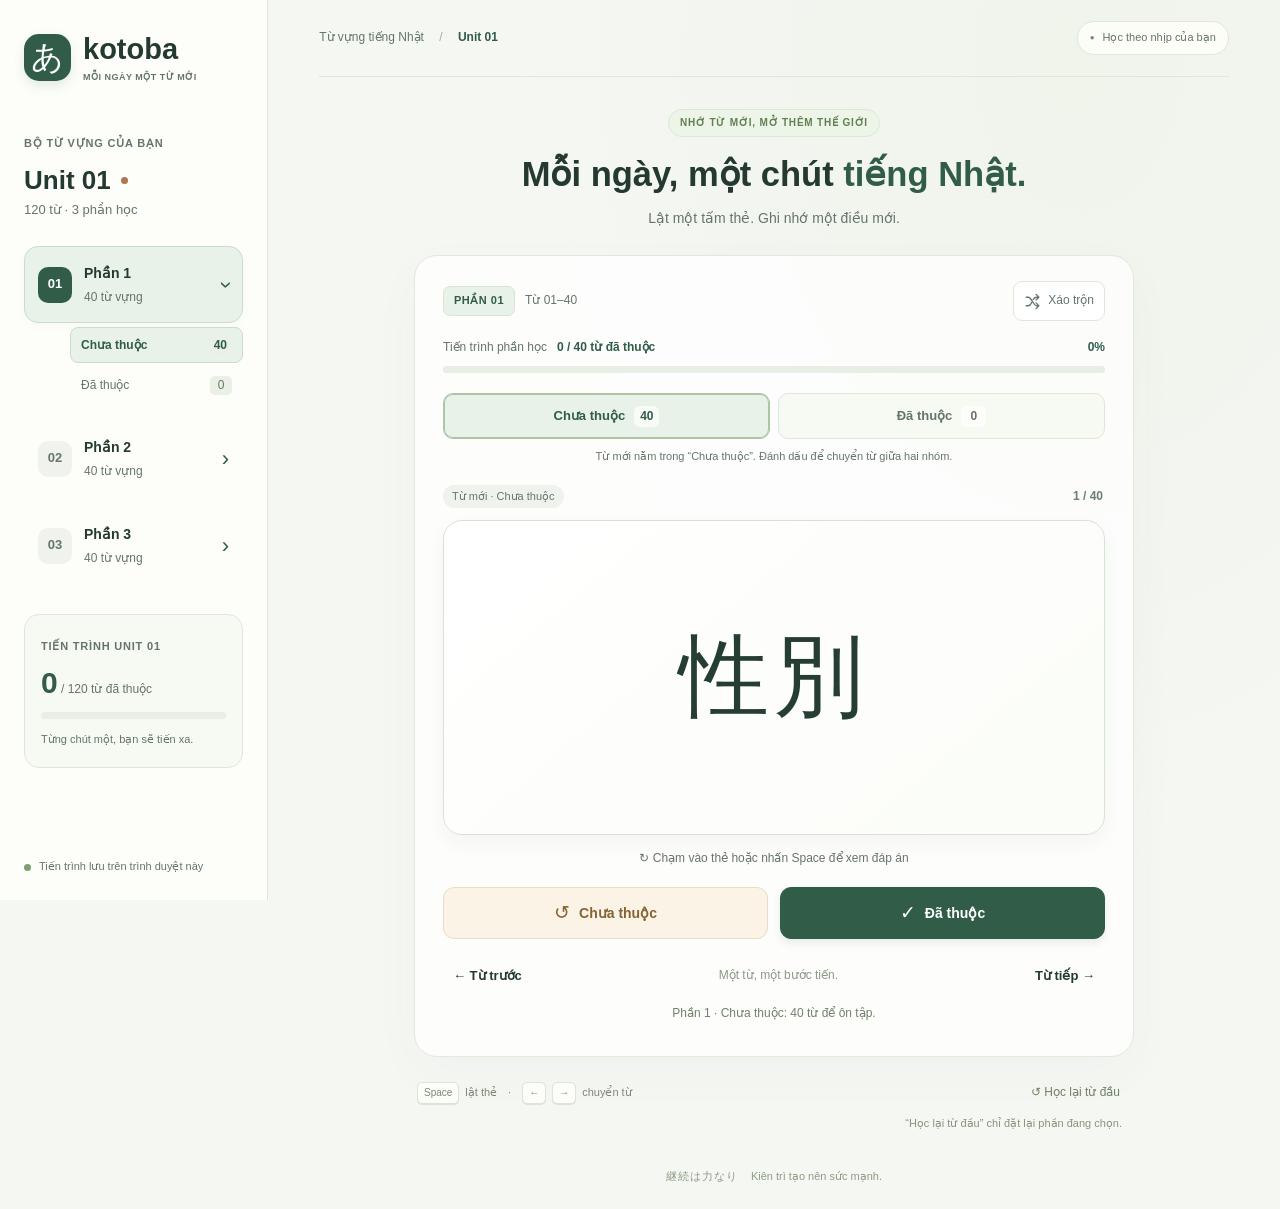
<file: index.html>
<!DOCTYPE html>
<html lang="vi">
<head>
  <meta charset="UTF-8">
  <meta name="viewport" content="width=device-width, initial-scale=1.0">
  <meta http-equiv="refresh" content="0; url=./flashcard/index.html">
  <title>Kotoba — Flashcard tiếng Nhật</title>
  <!-- Đường dẫn tương đối chạy được cả trên GitHub Pages và khi mở file. -->
  <script>
    window.location.replace("./flashcard/index.html" + window.location.search + window.location.hash);
  </script>
</head>
<body>
  <p>Đang mở trang học từ vựng… <a href="./flashcard/index.html">Bấm vào đây để học</a>.</p>
</body>
</html>
</file>
<file: flashcard/style.css>
/* Font hệ thống hỗ trợ tiếng Việt. Không tải thư viện hay font bên ngoài. */
:root {
  --paper: #f5f7f3;
  --white: #ffffff;
  --ink: #243a30;
  --muted: #65756b;
  --green: #315d48;
  --green-light: #e9f2e9;
  --line: #dfe7dd;
  --accent: #ad7551;
  --sidebar-width: 268px;
  --font-ui: "Segoe UI", Arial, "Helvetica Neue", sans-serif;
}
* { box-sizing: border-box; }
[hidden] { display: none !important; }
html { -webkit-text-size-adjust: 100%; }
body { margin: 0; color: var(--ink); background: var(--paper); font-family: var(--font-ui); font-size: 14px; line-height: 1.6; }
button, a { -webkit-tap-highlight-color: transparent; touch-action: manipulation; }
button { font: inherit; cursor: pointer; color: inherit; }
button:focus-visible, a:focus-visible { outline: 3px solid #82ac84; outline-offset: 4px; }
button:disabled { opacity: .4; cursor: default; }
button, progress { transition: background .2s, border-color .2s, box-shadow .2s, transform .2s; }
.sidebar { position: fixed; inset: 0 auto 0 0; z-index: 2; width: var(--sidebar-width); padding: 32px 24px 24px; display: flex; flex-direction: column; background: #fdfefa; border-right: 1px solid var(--line); overflow-y: auto; }
.brand { display: flex; align-items: center; gap: 12px; text-decoration: none; color: var(--ink); font-size: 29px; font-weight: 750; line-height: 1.2; }
.brand-mark { display: grid; place-items: center; flex-shrink: 0; width: 47px; height: 47px; background: var(--green); color: #fff; border-radius: 15px; font-family: "Yu Gothic", "Meiryo", sans-serif; font-size: 32px; font-weight: 400; box-shadow: 0 5px 12px #315d481f; }
.brand-subtitle { display: block; margin-top: 5px; color: var(--muted); font-size: 9px; font-weight: 600; letter-spacing: .5px; }
.course-heading { margin-top: 48px; }
.eyebrow { color: var(--muted); font-size: 11px; font-weight: 650; letter-spacing: .8px; }
h2 { display: flex; align-items: center; gap: 10px; margin: 9px 0 2px; font-size: 26px; line-height: 1.4; }
.unit-dot { width: 7px; height: 7px; border-radius: 50%; background: var(--accent); }
.course-heading p { margin: 0; color: var(--muted); font-size: 13px; }
.part-list { display: grid; align-items: start; gap: 10px; margin-top: 25px; }
.part-section { min-width: 0; }
.part-groups { display: grid; gap: 4px; margin: 4px 0 7px 46px; }
.part-group { display: flex; align-items: center; justify-content: space-between; gap: 6px; min-height: 36px; padding: 6px 10px; border: 1px solid transparent; border-radius: 8px; background: transparent; color: var(--muted); font-size: 12px; text-align: left; }
.part-group:hover { background: #f0f5ed; }
.part-group.active { color: var(--green); border-color: #cbdcc9; background: var(--green-light); font-weight: 650; }
.group-count { min-width: 22px; padding: 0 5px; border-radius: 5px; background: #eaf0e6; text-align: center; font-variant-numeric: tabular-nums; }
.part-button { display: flex; align-items: center; gap: 12px; width: 100%; min-height: 77px; padding: 13px; border: 1px solid transparent; border-radius: 14px; text-align: left; background: transparent; }
.part-button:hover { background: #f0f5ed; }
.part-button.active { background: var(--green-light); border-color: #cbdcc9; box-shadow: 0 3px 10px #315d4808; }
.part-number { display: grid; place-items: center; flex-shrink: 0; width: 34px; height: 36px; background: #f0f2ed; border-radius: 10px; color: #66766c; font-size: 13px; font-weight: 650; }
.active .part-number { background: var(--green); color: #fff; }
.part-copy { flex: 1; min-width: 0; }
.part-title { display: block; font-size: 14px; font-weight: 700; }
.part-detail { display: block; margin-top: 3px; color: var(--muted); font-size: 12px; }
.part-indicator { display: inline-block; flex-shrink: 0; font-size: 22px; line-height: 1; color: var(--green); transition: transform .2s; }
.part-button[aria-expanded="true"] .part-indicator { transform: rotate(90deg); }
.unit-summary { margin-top: 30px; padding: 19px 16px; border: 1px solid var(--line); border-radius: 15px; background: #f7f9f3; }
.unit-summary p { margin: 9px 0 13px; color: var(--muted); font-size: 12px; }
.unit-summary strong { color: var(--green); font-size: 30px; font-weight: 750; line-height: 1.1; }
.small-note { display: block; margin-top: 12px; color: var(--muted); font-size: 11px; }
.sidebar-bottom { display: flex; align-items: center; gap: 8px; margin-top: auto; padding-top: 28px; font-size: 11px; color: var(--muted); }
.save-dot { width: 7px; height: 7px; flex-shrink: 0; border-radius: 50%; background: #7c9f6c; }
.main { display: flex; flex-direction: column; min-height: 100svh; margin-left: var(--sidebar-width); padding: 0 clamp(24px, 4vw, 64px); background: radial-gradient(ellipse at 80% 5%, #eaf1e380, transparent 50%); }
.topbar { display: flex; align-items: center; justify-content: space-between; gap: 16px; min-height: 77px; border-bottom: 1px solid var(--line); font-size: 12px; color: var(--muted); }
.breadcrumb span { padding: 0 12px; color: #a0afa2; }
.breadcrumb strong { color: var(--green); font-weight: 650; }
.local-badge { display: flex; align-items: center; gap: 8px; padding: 7px 12px; border: 1px solid #dfe7d8; border-radius: 30px; background: #fbfdf6; font-size: 11px; }
.local-badge span { color: #6c9360; font-size: 8px; }
.study { width: min(100%, 720px); margin: auto; padding: 32px 0 20px; }
.study-heading { margin-bottom: 26px; text-align: center; }
.study-heading > .eyebrow { display: inline-block; padding: 5px 11px; border: 1px solid #dce8d7; border-radius: 25px; color: #627f53; background: #edf4e8; font-size: 10px; }
/* Tiêu đề dùng cùng font tiếng Việt với nội dung, không ép khoảng cách âm. */
h1 { margin: 14px 0 9px; font-family: var(--font-ui); font-size: clamp(27px, 2.7vw, 38px); font-weight: 750; line-height: 1.35; letter-spacing: normal; text-wrap: balance; }
h1 span { color: var(--green); white-space: nowrap; }
.study-heading p { margin: 0; color: var(--muted); font-size: 14px; }
.study-panel { padding: 25px 28px 16px; border: 1px solid #e1e8dc; border-radius: 23px; background: #ffffffc9; box-shadow: 0 16px 50px #2c513b08; }
.lesson-toolbar, .progress-label, .card-meta, .navigation, .study-footer { display: flex; align-items: center; justify-content: space-between; gap: 12px; }
.lesson-toolbar { margin-bottom: 17px; flex-wrap: wrap; }
.lesson-toolbar > div { display: flex; align-items: center; gap: 10px; }
.part-tag { padding: 5px 10px; background: var(--green-light); border: 1px solid #d8e5d3; border-radius: 7px; color: var(--green); font-size: 11px; font-weight: 750; letter-spacing: .5px; }
.range-label { color: var(--muted); font-size: 12px; }
.text-button { display: inline-flex; align-items: center; justify-content: center; gap: 7px; min-height: 40px; padding: 7px 10px; border: 1px solid transparent; border-radius: 9px; background: transparent; color: var(--muted); font-size: 12px; }
.text-button:hover { background: #edf3e8; color: var(--green); }
#shuffle { border-color: var(--line); background: #fff; }
#shuffle:hover { background: #f1f6ee; }
#shuffle svg { width: 17px; height: 17px; }
.progress-label { margin-bottom: 9px; font-size: 12px; color: var(--muted); }
.progress-label > span:first-child { display: flex; flex-wrap: wrap; align-items: baseline; gap: 4px 10px; }
.progress-label strong { color: var(--green); font-weight: 650; }
#progress-percent { flex-shrink: 0; font-weight: 700; font-variant-numeric: tabular-nums; color: var(--green); }
progress { display: block; width: 100%; height: 7px; border: 0; border-radius: 20px; overflow: hidden; background: #e8eee4; accent-color: #709a67; }
progress::-webkit-progress-bar { border-radius: 20px; background: #e8eee4; }
progress::-webkit-progress-value { border-radius: 20px; background: #709a67; transition: width .25s; }
progress::-moz-progress-bar { border-radius: 20px; background: #709a67; }
.card-meta { margin: 19px 0 12px; font-size: 12px; color: var(--muted); }
.review-groups { display: grid; grid-template-columns: repeat(2, minmax(0, 1fr)); gap: 8px; margin-top: 20px; }
.review-group { display: flex; align-items: center; justify-content: center; gap: 9px; min-height: 46px; padding: 8px; border: 1px solid var(--line); border-radius: 10px; background: #f7f9f3; color: var(--muted); font-size: 13px; font-weight: 650; }
.review-group:hover { background: #edf3e8; }
.review-group.active { background: var(--green-light); color: var(--green); border-color: #abc5a5; box-shadow: inset 0 0 0 1px #abc5a5; }
.review-group span { min-width: 25px; padding: 1px 6px; border-radius: 6px; background: #ffffffb3; font-size: 12px; font-variant-numeric: tabular-nums; }
.group-note { margin: 9px 0 0; color: var(--muted); text-align: center; font-size: 11px; }
.empty-group { display: flex; flex-direction: column; justify-content: center; align-items: center; min-height: 315px; padding: 28px 16px; text-align: center; }
.empty-group strong { color: var(--green); font-size: 22px; line-height: 1.4; }
.empty-group p { max-width: 38ch; color: var(--muted); font-size: 13px; }
.empty-group button { margin-top: 8px; border-color: var(--line); background: var(--green-light); color: var(--green); }
#word-status { padding: 3px 9px; border-radius: 20px; background: #f0f3ed; font-size: 11px; }
#word-status[data-status="known"] { color: var(--green); background: #e7f1e5; }
#word-status[data-status="missed"] { color: #8e6335; background: #fbf1e4; }
#counter { padding-right: 2px; color: #6e7d71; font-weight: 650; font-variant-numeric: tabular-nums; }
/* Hai mặt chung một ô grid: nội dung dài tự tăng chiều cao, không bị cắt. */
.flashcard { display: block; width: 100%; min-height: 315px; height: auto; padding: 0; border: 0; border-radius: 19px; background: transparent; perspective: 1400px; }
.card-inner { display: grid; min-height: inherit; width: 100%; transform-style: preserve-3d; transition: transform .6s cubic-bezier(.2,.7,.2,1); }
.flashcard.is-flipped .card-inner { transform: rotateY(180deg); }
.flashcard.no-animation .card-inner { transition: none; }
.card-face { grid-area: 1 / 1; position: relative; display: flex; flex-direction: column; align-items: center; justify-content: center; min-width: 0; min-height: inherit; padding: 25px; border: 1px solid #d7e2d3; border-radius: 19px; background: linear-gradient(140deg, #fff, #fbfdf8); box-shadow: 0 8px 20px #3558390b; backface-visibility: hidden; -webkit-backface-visibility: hidden; }
.card-back { transform: rotateY(180deg); background: linear-gradient(140deg, #f5f9ee, #eef4e8); }
.kanji { max-width: 100%; font-family: "Yu Mincho", "Hiragino Mincho ProN", "MS Mincho", serif; font-size: clamp(76px, 7vw, 106px); line-height: 1.35; letter-spacing: .06em; overflow-wrap: anywhere; color: #263e31; }
.kanji.long-word { font-size: clamp(40px, 5.4vw, 68px); letter-spacing: .02em; }
.han-viet-label { margin-bottom: 7px; color: #708465; font-size: 10px; font-weight: 650; letter-spacing: .7px; }
.han-viet { max-width: 100%; margin-bottom: 10px; color: var(--green); font-size: 21px; line-height: 1.5; font-weight: 700; overflow-wrap: anywhere; }
.kanji-meaning { max-width: 100%; margin-bottom: 17px; color: #586e51; text-align: center; font-size: 13px; line-height: 1.8; overflow-wrap: anywhere; }
.hiragana { max-width: 100%; font-family: "Yu Gothic", "Meiryo", sans-serif; font-size: clamp(27px, 3vw, 36px); line-height: 1.5; color: #283f30; overflow-wrap: anywhere; }
.answer-divider { width: 40px; height: 2px; flex-shrink: 0; margin: 13px 0; border-radius: 5px; background: #c2d5b4; }
.meaning { max-width: 100%; text-align: center; font-size: 19px; line-height: 1.65; overflow-wrap: anywhere; }
.flip-hint { margin: 14px 0 18px; text-align: center; color: var(--muted); font-size: 12px; }
.flip-hint span { margin-right: 5px; }
.rating-buttons { display: grid; grid-template-columns: repeat(2, minmax(0, 1fr)); gap: 12px; }
.rating-button { display: flex; align-items: center; justify-content: center; gap: 9px; min-height: 52px; padding: 10px; border: 1px solid #e7ddc8; border-radius: 11px; font-size: 14px; font-weight: 650; }
.rating-button span { font-size: 19px; font-weight: 400; }
.not-known { color: #846434; background: #fbf3e5; }
.known { color: #fff; background: var(--green); border-color: var(--green); box-shadow: 0 4px 9px #315d481c; }
.not-known:hover { background: #f5e8d0; }
.known:hover { background: #244b38; }
.navigation { margin-top: 15px; }
.nav-button { min-height: 44px; padding: 7px 9px; border: 1px solid transparent; border-radius: 9px; background: transparent; font-size: 13px; font-weight: 600; }
.nav-button:hover:enabled { background: #edf3e8; }
.nav-caption { color: #8b9988; font-size: 12px; }
.feedback { min-height: 36px; margin: 6px 0 0; text-align: center; color: #72816c; font-size: 12px; line-height: 1.65; }
.study-footer { margin-top: 16px; padding: 0 3px; }
.keyboard-hints { display: flex; align-items: center; gap: 6px; color: #7b8875; font-size: 11px; }
.keyboard-hints > span { margin: 0 5px; }
kbd { padding: 2px 6px; border: 1px solid #dce4d6; border-radius: 5px; background: #fcfdf9; font-family: var(--font-ui); font-size: 10px; box-shadow: 0 1px 0 #dce4d6; }
.reset-button { color: #738168; }
.reset-note { margin: 2px 12px 0; text-align: right; color: #88937f; font-size: 11px; }
.page-footer { display: flex; flex-wrap: wrap; justify-content: center; gap: 6px 13px; padding: 15px 0 24px; color: #8d9b86; font-size: 11px; }
.page-footer span[lang="ja"] { letter-spacing: 1px; }
/* Màn hình vừa: thu gọn thanh bên để dành diện tích cho flashcard. */
@media (min-width: 981px) and (max-width: 1200px) {
  :root { --sidebar-width: 230px; }
  .sidebar { padding: 27px 18px; }
  .main { padding-inline: 28px; }
  .local-badge { display: none; }
  .study-panel { padding-inline: 23px; }
  h1 { font-size: 31px; }
}
/* Máy tính bảng và điện thoại: các phần học nằm ngang phía trên nội dung. */
@media (max-width: 980px) {
  .sidebar { position: static; width: 100%; padding: 20px 28px; border-right: 0; border-bottom: 1px solid var(--line); display: grid; grid-template-columns: minmax(0, 1fr) auto; gap: 14px 20px; overflow: visible; }
  .brand { font-size: 27px; }
  .brand-mark { width: 42px; height: 42px; font-size: 29px; border-radius: 12px; }
  .course-heading { margin: 0; align-self: center; text-align: right; }
  .course-heading .eyebrow { display: none; }
  h2 { justify-content: flex-end; margin: 0; font-size: 18px; }
  .course-heading p { font-size: 12px; }
  .part-list { grid-column: 1 / -1; grid-template-columns: repeat(3, minmax(0, 1fr)); gap: 10px; margin: 0; }
  .part-button { min-height: 64px; padding: 10px 14px; border-color: #e5ebe0; background: #f7f9f3; }
  .part-button.active { background: #eaf3e7; }
  .part-groups { margin: 6px 0 0; }
  .part-group { border-color: #e5ebe0; }
  .unit-summary { grid-column: 1 / -1; display: flex; align-items: center; gap: 16px; margin: 0; padding: 0; border: 0; background: transparent; }
  .unit-summary .eyebrow, .small-note { display: none; }
  .unit-summary p { margin: 0; white-space: nowrap; }
  .unit-summary strong { font-size: 16px; }
  .unit-summary progress { flex: 1; min-width: 0; }
  .sidebar-bottom { display: none; margin: 0; padding: 0; grid-column: 1 / -1; }
  body.storage-unavailable .sidebar-bottom { display: flex; }
  .main { margin-left: 0; min-height: auto; padding-inline: 28px; }
  .topbar { display: none; }
  .study { padding-top: 27px; }
  h1 { font-size: clamp(28px, 4.1vw, 36px); }
}
@media (max-width: 600px) {
  .sidebar { padding: 15px 16px; gap: 12px; }
  .brand { gap: 8px; font-size: 25px; }
  .brand-mark { width: 37px; height: 39px; font-size: 26px; }
  .brand-subtitle { font-size: 8px; margin-top: 3px; }
  h2 { font-size: 16px; }
  .course-heading p { font-size: 10px; }
  .part-list { gap: 7px; }
  .part-button { min-height: 59px; padding: 9px 8px; gap: 7px; border-radius: 10px; }
  .part-number { width: 24px; height: 30px; border-radius: 7px; font-size: 11px; }
  .part-title { font-size: 12px; }
  .part-detail { font-size: 10px; margin-top: 1px; }
  .part-group { min-height: 36px; padding: 5px 6px; font-size: 10px; }
  .group-count { min-width: 18px; padding: 0 3px; }
  .review-groups { gap: 7px; margin-top: 16px; }
  .review-group { font-size: 12px; gap: 7px; }
  .group-note { font-size: 10px; }
  .part-indicator { font-size: 18px; }
  .unit-summary { gap: 10px; }
  .unit-summary p { font-size: 11px; }
  .main { padding-inline: 14px; }
  .study { padding-top: 22px; }
  .study-heading { margin-bottom: 20px; padding: 0 5px; }
  .study-heading > .eyebrow { font-size: 9px; letter-spacing: .3px; }
  h1 { max-width: 23ch; margin: 12px auto 7px; font-size: clamp(25px, 6.2vw, 31px); line-height: 1.35; }
  .study-heading p { font-size: 12px; }
  .study-panel { padding: 15px 14px 13px; border-radius: 18px; }
  .lesson-toolbar { margin-bottom: 14px; gap: 5px; }
  .lesson-toolbar > div { gap: 6px; }
  .part-tag { font-size: 10px; padding: 4px 7px; }
  .range-label { font-size: 11px; }
  .text-button { min-height: 42px; font-size: 11px; padding-inline: 8px; }
  .progress-label { font-size: 11px; gap: 8px; }
  .progress-label > span:first-child { gap: 2px 6px; }
  .card-meta { margin-top: 16px; }
  .flashcard { min-height: 320px; }
  .card-face { padding: 22px 17px; border-radius: 15px; }
  .kanji { font-size: clamp(70px, 20vw, 90px); }
  .kanji.long-word { font-size: clamp(33px, 9vw, 54px); }
  .han-viet-label { font-size: 9px; letter-spacing: .4px; }
  .han-viet { font-size: 19px; }
  .kanji-meaning { font-size: 12px; line-height: 1.8; margin-bottom: 14px; }
  .hiragana { font-size: clamp(24px, 6.5vw, 30px); }
  .meaning { font-size: 17px; }
  .flip-hint { margin: 12px 0 15px; font-size: 11px; }
  .rating-buttons { gap: 9px; }
  .rating-button { min-height: 50px; font-size: 13px; }
  .navigation { margin-top: 12px; gap: 6px; }
  .nav-button { font-size: 12px; padding-inline: 5px; }
  .nav-caption { font-size: 10px; }
  .feedback { margin-top: 4px; font-size: 11px; }
  .study-footer { justify-content: center; margin-top: 10px; }
  .keyboard-hints { display: none; }
  .reset-note { text-align: center; margin: 0; font-size: 10px; }
  .page-footer { font-size: 10px; padding-top: 5px; }
}
@media (max-width: 360px) {
  .sidebar { padding-inline: 12px; }
  .brand { font-size: 22px; }
  .brand-subtitle { font-size: 7px; }
  .course-heading p { max-width: 94px; }
  .part-number { display: none; }
  .part-button { justify-content: center; text-align: center; }
  .main { padding-inline: 10px; }
  .study-panel { padding-inline: 12px; }
  .nav-caption { display: none; }
}
/* Màn hình ngang thấp: thanh bên có thể cuộn và trang vẫn cuộn bình thường. */
@media (min-width: 981px) and (max-height: 760px) {
  .course-heading { margin-top: 28px; }
  .unit-summary { margin-top: 20px; }
  .study { padding-top: 25px; }
  .study-heading { margin-bottom: 20px; }
}
@media (hover: hover) { .rating-button:hover { transform: translateY(-1px); } .flashcard:hover .card-face { border-color: #b9ceb2; } }
@media (prefers-reduced-motion: reduce) { *, *::before, *::after { transition: none !important; scroll-behavior: auto !important; } }
</file>
